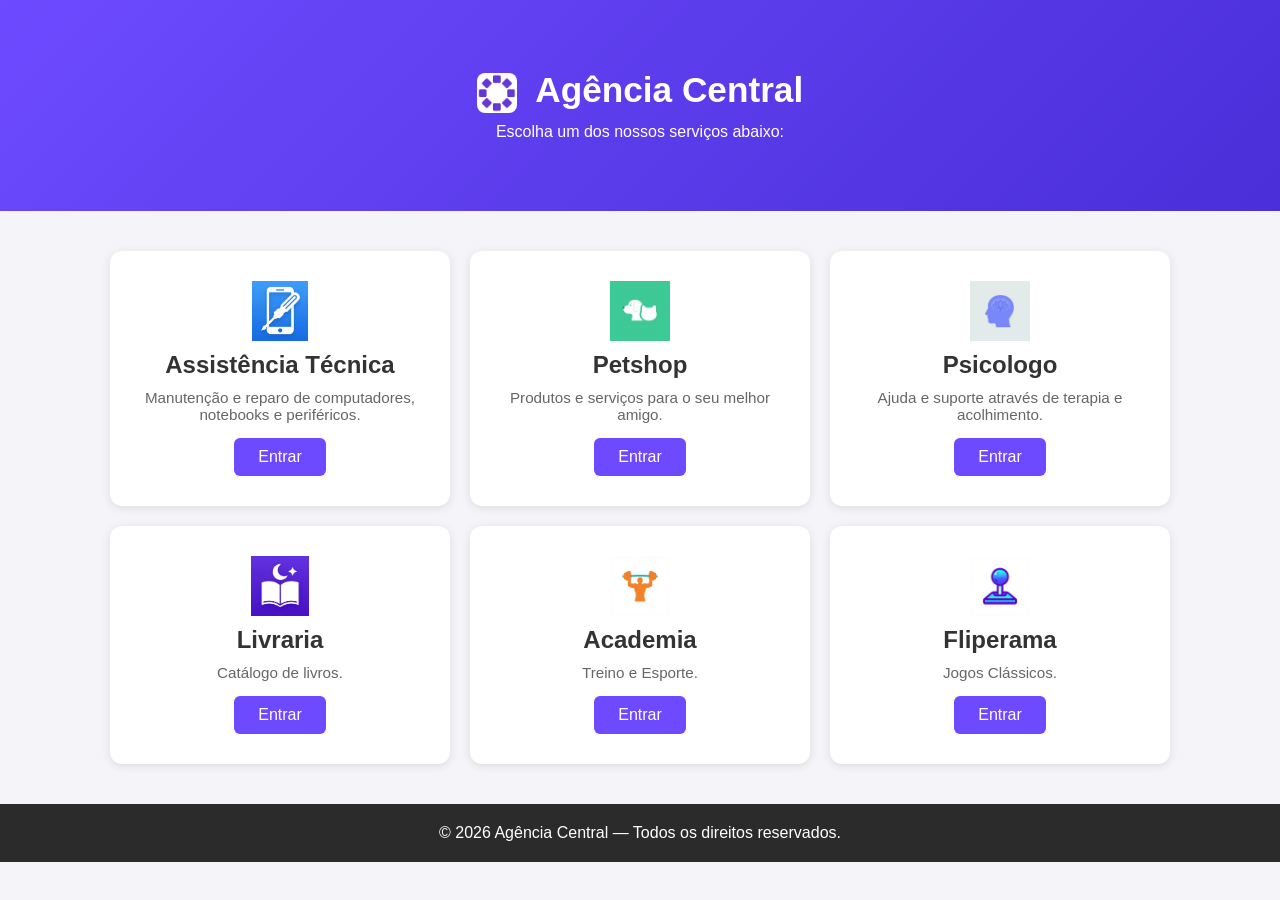
<file: index.html>
<!DOCTYPE html>
<html lang="pt-BR">
<head>
  <meta charset="UTF-8">
  <meta name="viewport" content="width=device-width, initial-scale=1.0">
  <title>Agência Central — Serviços</title>

  <!-- Favicon: ícone da agência na aba do navegador -->
  <link rel="icon" type="image/png" href="img/icone.png">

  <style>
    /* ===== ESTILO DA PÁGINA INICIAL ===== */
    * { margin: 0; padding: 0; box-sizing: border-box; }

    body {
      font-family: Arial, sans-serif;
      background: #f4f4f9;
      color: #333;
    }

    /* Cabeçalho com título da agência */
    .cabecalho {
      background: linear-gradient(135deg, #6d4aff, #4a2fd8);
      color: #fff;
      text-align: center;
      padding: 70px 20px;
    }

    .cabecalho h1 { font-size: 2.2em; margin-bottom: 10px; }

    /* Ícone da agência junto ao título do cabeçalho */
    .cabecalho h1 img {
      width: 40px;
      height: 40px;
      vertical-align: middle;
      border-radius: 8px;
      margin-right: 10px;
    }

    /* Grade de cartões dos serviços: organiza em colunas
       automaticamente e fica responsiva em telas menores */
    .grade {
      display: grid;
      grid-template-columns: repeat(auto-fit, minmax(260px, 1fr));
      gap: 20px;
      max-width: 1100px;
      margin: 40px auto;
      padding: 0 20px;
    }

    /* Cada cartão representa um serviço/página */
    .cartao {
      background: #fff;
      border-radius: 12px;
      padding: 30px 20px;
      text-align: center;
      box-shadow: 0 2px 10px rgba(0, 0, 0, 0.1);
    }

    /* Ícone dos cartões (imagem) */
    .cartao .icone {
      width: 60px;
      height: 60px;
      object-fit: contain;
      display: block;
      margin: 0 auto;
      font-size: 3em; /* mantém o tamanho caso o cartão use emoji */
    }

    .cartao h2 { margin: 10px 0; }

    .cartao p { font-size: 0.95em; color: #666; }

    /* Botão que leva à página do serviço */
    .cartao a {
      display: inline-block;
      background: #6d4aff;
      color: #fff;
      text-decoration: none;
      padding: 10px 24px;
      margin-top: 15px;
      border-radius: 6px;
      transition: background 0.3s;
    }

    .cartao a:hover { background: #4a2fd8; }

    footer {
      text-align: center;
      padding: 20px;
      background: #2b2b2b;
      color: #fff;
    }
  </style>
</head>
<body>

  <!-- Cabeçalho: apresentação da agência -->
  <header class="cabecalho">
    <h1>
      <img src="icone.png" alt="Logo Agência Central">
      Agência Central
    </h1>
    <p>Escolha um dos nossos serviços abaixo:</p>
  </header>

  <!-- Grade de serviços: cada cartão aponta para uma página separada -->
  <main>
    <section class="grade">

      <!-- Serviço 1: Assistência Técnica (projeto pronto) -->
      <div class="cartao">
        <img class="icone" src="/01-assistencia-tecnica/img/icone.png">
        <h2>Assistência Técnica</h2>
        <p>Manutenção e reparo de computadores, notebooks e periféricos.</p>
        <a href="/01-assistencia-tecnica/index.html">Entrar</a>
      </div>

      <!-- Serviço 2: Petshop (projeto pronto) -->
      <div class="cartao">
        <img class="icone" src="/02-petshop/img/icone.png">
        <h2>Petshop</h2>
        <p>Produtos e serviços para o seu melhor amigo.</p>
        <a href="/02-petshop/index.html">Entrar</a>
      </div>

      <!-- Serviço 3: Psicólogo (projeto pronto) -->
      <div class="cartao">
        <img class="icone" src="/03-psicologo/img/icone.png">
        <h2>Psicologo</h2>
        <p>Ajuda e suporte através de terapia e acolhimento.</p>
        <a href="/03-psicologo/index.html">Entrar</a>
      </div>

      <!-- Serviço 4: Livraria (projeto pronto)-->
      <div class="cartao">
        <img class="icone" src="/04-livraria/img/icone.png">
        <h2>Livraria</h2>
        <p>Catálogo de livros.</p>
        <a href="/04-livraria/index.html">Entrar</a>
      </div>

      <!-- Serviço 5: página futura -->
      <div class="cartao">
        <img class="icone" src="/05-academia/img/icone.png">
        <h2>Academia</h2>
        <p>Treino e Esporte.</p>
        <a href="/05-academia/index.html">Entrar</a>
      </div>

      <!-- Serviço 6: página futura -->
      <div class="cartao">
        <img class="icone" src="/06-fliperama/img/icone.png">
        <h2>Fliperama</h2>
        <p>Jogos Clássicos.</p>
        <a href="/06-fliperama/index.html">Entrar</a>
      </div>

    </section>
  </main>

  <footer>
    <p>&copy; 2026 Agência Central — Todos os direitos reservados.</p>
  </footer>

</body>
</html>
</file>
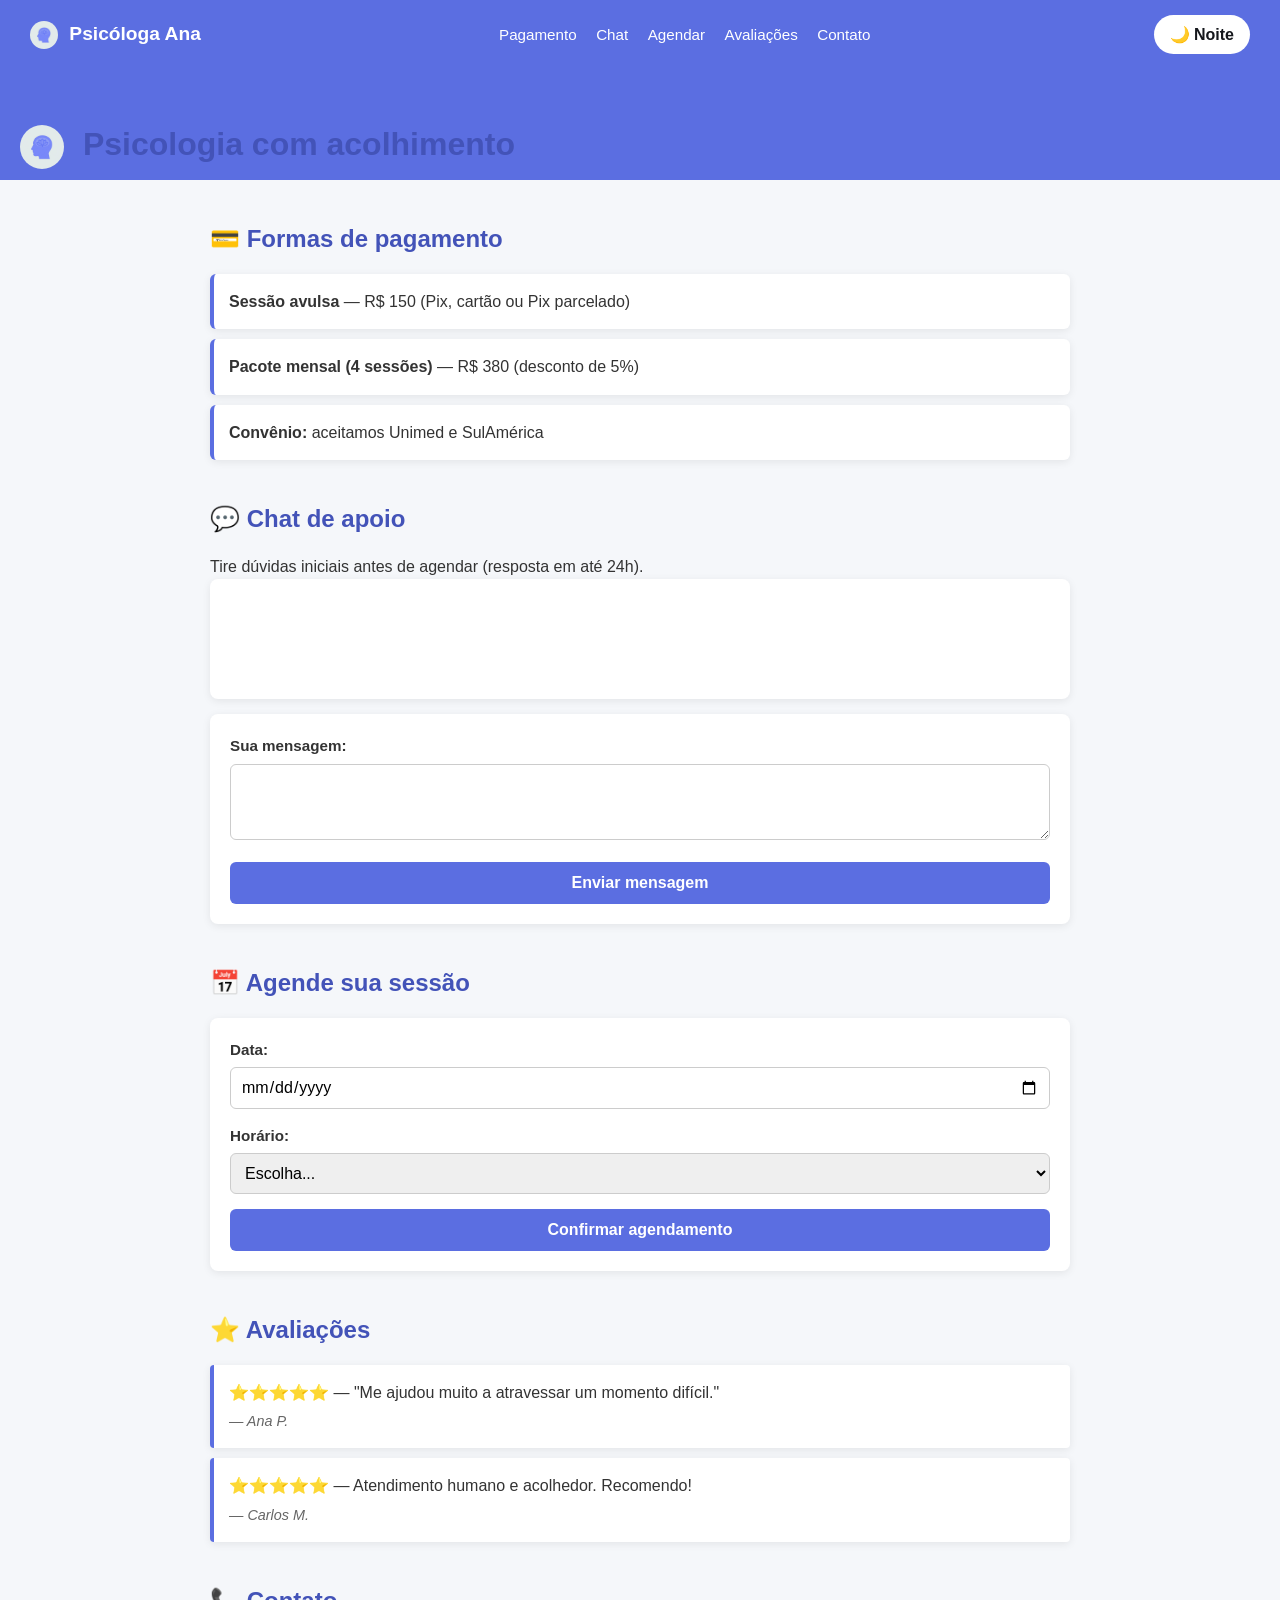
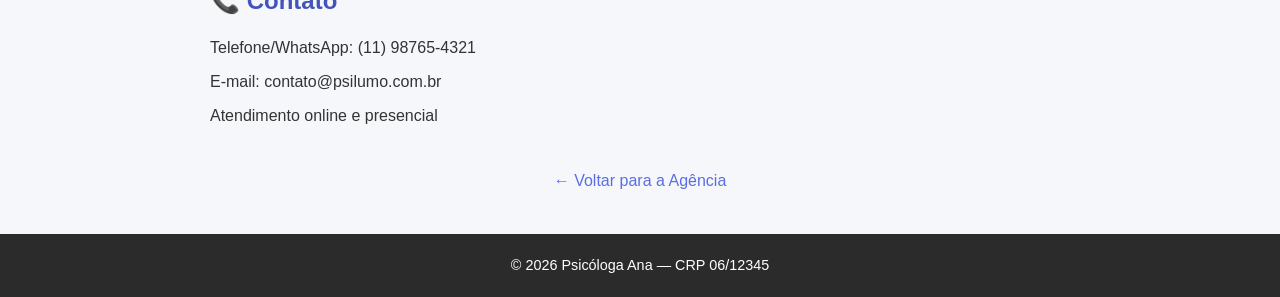
<file: 03-psicologo/index.html>
<!DOCTYPE html>
<html lang="pt-BR">
<head>
  <meta charset="UTF-8">
  <meta name="viewport" content="width=device-width, initial-scale=1.0">

  
  <!-- Favicon: ícone que aparece na aba do navegador -->
  <link rel="icon" type="image/png" href="/03-psicologo/img/icone.png">
  <link rel="shortcut icon" href="/03-psicologo/img/icone.png"> <!-- compatibilidade com navegadores antigos -->
  
  <link rel="stylesheet" href="style.css">
  <title>Psicóloga Ana Souza — Atendimento Online</title>
</head>
<body>

  <!-- Cabeçalho com navegação interna (âncoras) -->
  <header>
    <div class="logo">

  <img src="/03-psicologo/img/icone.png" alt="Logo Psicóloga Ana" class="logo-icone"> Psicóloga Ana
</div>

    <nav>
      <a href="#pagamento">Pagamento</a>
      <a href="#chatbox">Chat</a>
      <a href="#agendamento">Agendar</a>
      <a href="#avaliacoes">Avaliações</a>
      <a href="#contato">Contato</a>
    </nav>
    <button id="botao-tema">🌙 Noite</button> <!-- começa mostrando a opção oposta -->
  </header>

  <!-- Título principal -->
  <header class="hero">
    <h1>
  <img src="/03-psicologo/img/icone.png" alt="" class="titulo-icone">
  Psicologia com acolhimento
</h1>
  </header>

  <!-- SEÇÃO: PAGAMENTO -->
  <section id="pagamento">
    <h2>💳 Formas de pagamento</h2>
    <div class="plano">
      <strong>Sessão avulsa</strong> — R$ 150 (Pix, cartão ou Pix parcelado)
    </div>
    <div class="plano">
      <strong>Pacote mensal (4 sessões)</strong> — R$ 380 (desconto de 5%)
    </div>
    <div class="plano">
      <strong>Convênio:</strong> aceitamos Unimed e SulAmérica
    </div>
  </section>

  <!-- CHATBOX: área simulada de conversa -->
  <section id="chatbox">
    <h2>💬 Chat de apoio</h2>
    <p>Tire dúvidas iniciais antes de agendar (resposta em até 24h).</p>

    <!-- Área onde as bolhas de mensagem vão aparecer -->
    <div id="chat-area" class="chat-area"></div>

    <form id="form-chat">
      <label for="campo-mensagem">Sua mensagem:</label>
      <textarea id="campo-mensagem" rows="3" required></textarea>
      <button type="submit">Enviar mensagem</button>
    </form>
  </section>

  <!-- SEÇÃO: AGENDAMENTO (agora dentro de section, com h2) -->
  <section id="agendamento">
    <h2>📅 Agende sua sessão</h2>
    <form id="form-agendamento">
      <label for="campo-data">Data:</label>
      <input type="date" id="campo-data" required>

      <label for="campo-horario">Horário:</label>
      <select id="campo-horario" required>
        <option value="">Escolha...</option>
        <option>09:00</option>
        <option>10:00</option>
        <option>14:00</option>
        <option>16:00</option>
      </select>

      <button type="submit">Confirmar agendamento</button>
    </form>
    <p id="confirmacao" class="sucesso"></p>
  </section>

  <!-- SEÇÃO: AVALIAÇÕES DE CLIENTES -->
  <section id="avaliacoes">
    <h2>⭐ Avaliações</h2>
    <div class="avaliacao">
      ⭐⭐⭐⭐⭐ — "Me ajudou muito a atravessar um momento difícil."
      <em>— Ana P.</em>
    </div>
    <div class="avaliacao">
      ⭐⭐⭐⭐⭐ — Atendimento humano e acolhedor. Recomendo!
      <em>— Carlos M.</em>
    </div>
  </section>

  <!-- SEÇÃO DE CONTATO -->
  <section id="contato">
    <h2>📞 Contato</h2>
    <p>Telefone/WhatsApp: (11) 98765-4321</p>
    <p>E-mail: contato@psilumo.com.br</p>
    <p>Atendimento online e presencial</p>
  </section>

  <a href="../index.html" class="voltar">← Voltar para a Agência</a>

  <footer>
    <p>&copy; 2026 Psicóloga Ana — CRP 06/12345</p>
  </footer>

  <!-- Carrega o JS externo; substitui o script antigo,
       cujos ids não batiam com os formulários -->
  <script src="script.js"></script>

</body>
</html>
</file>
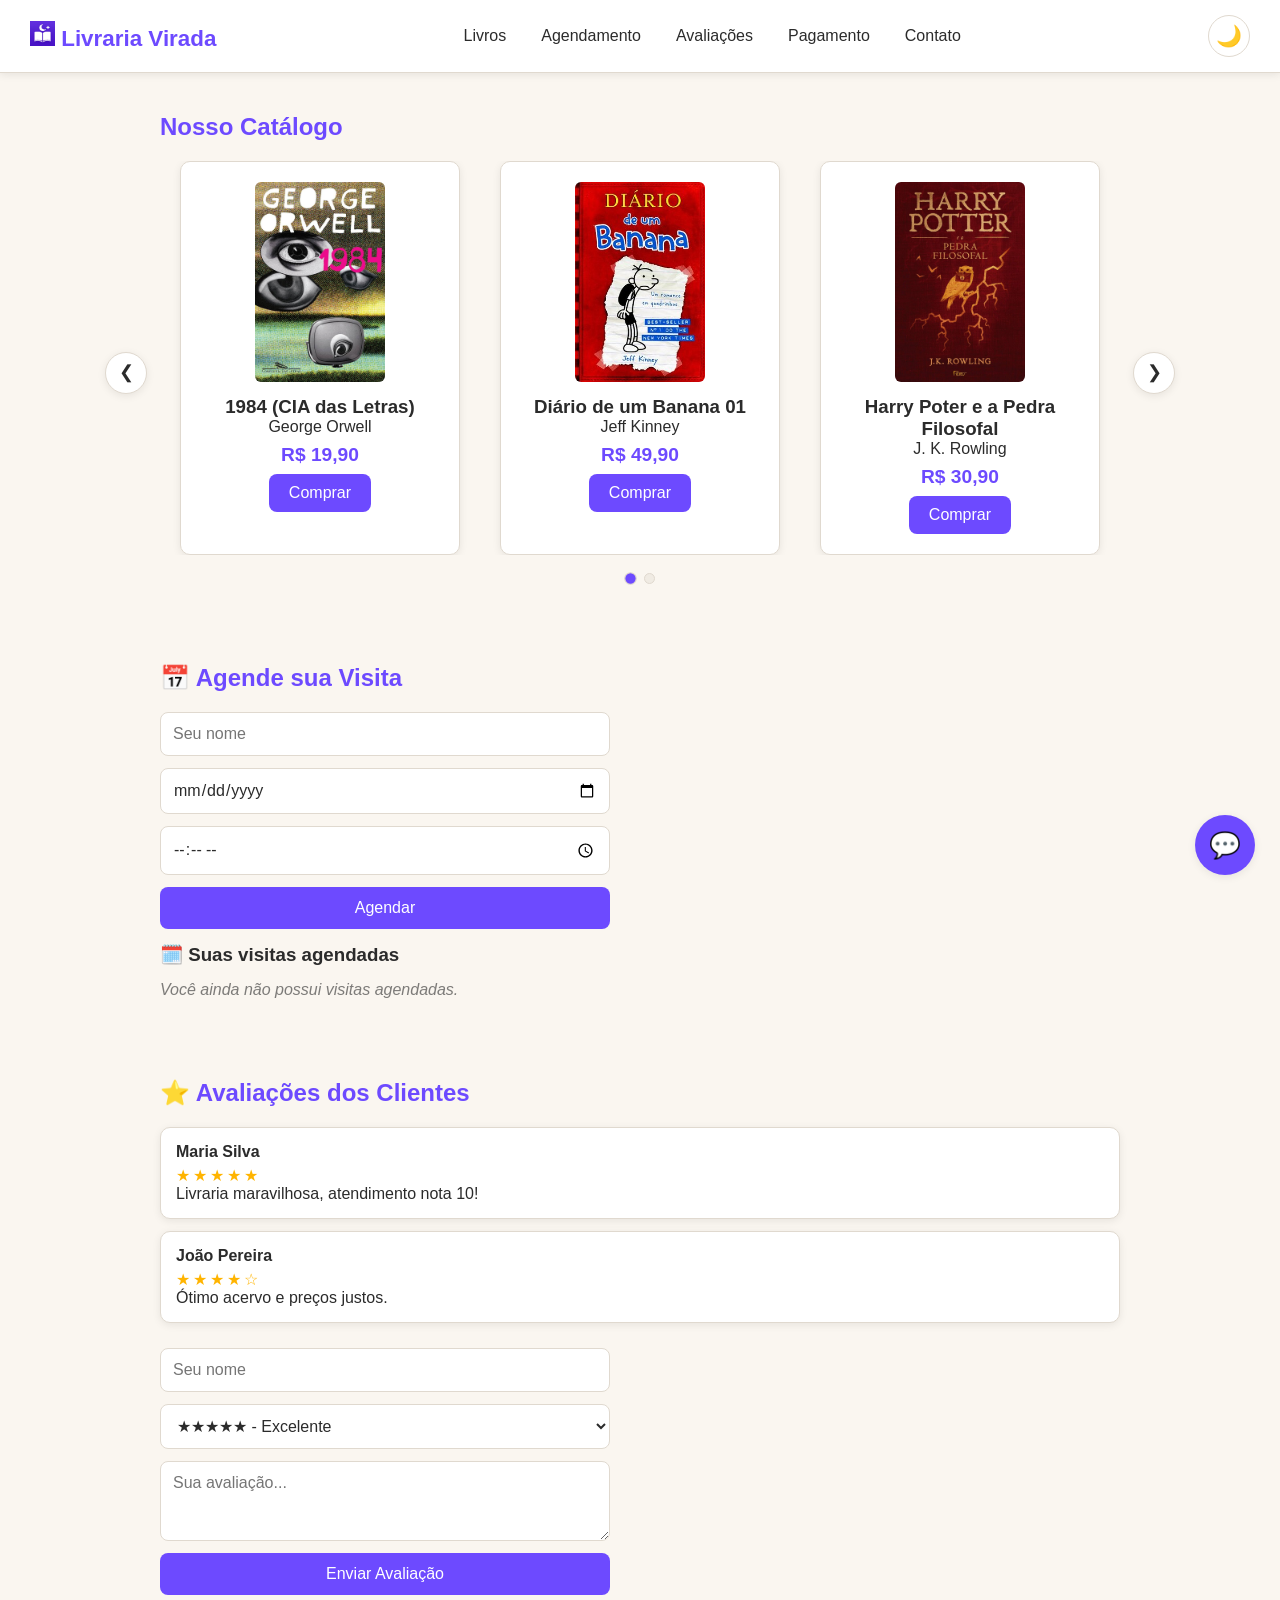
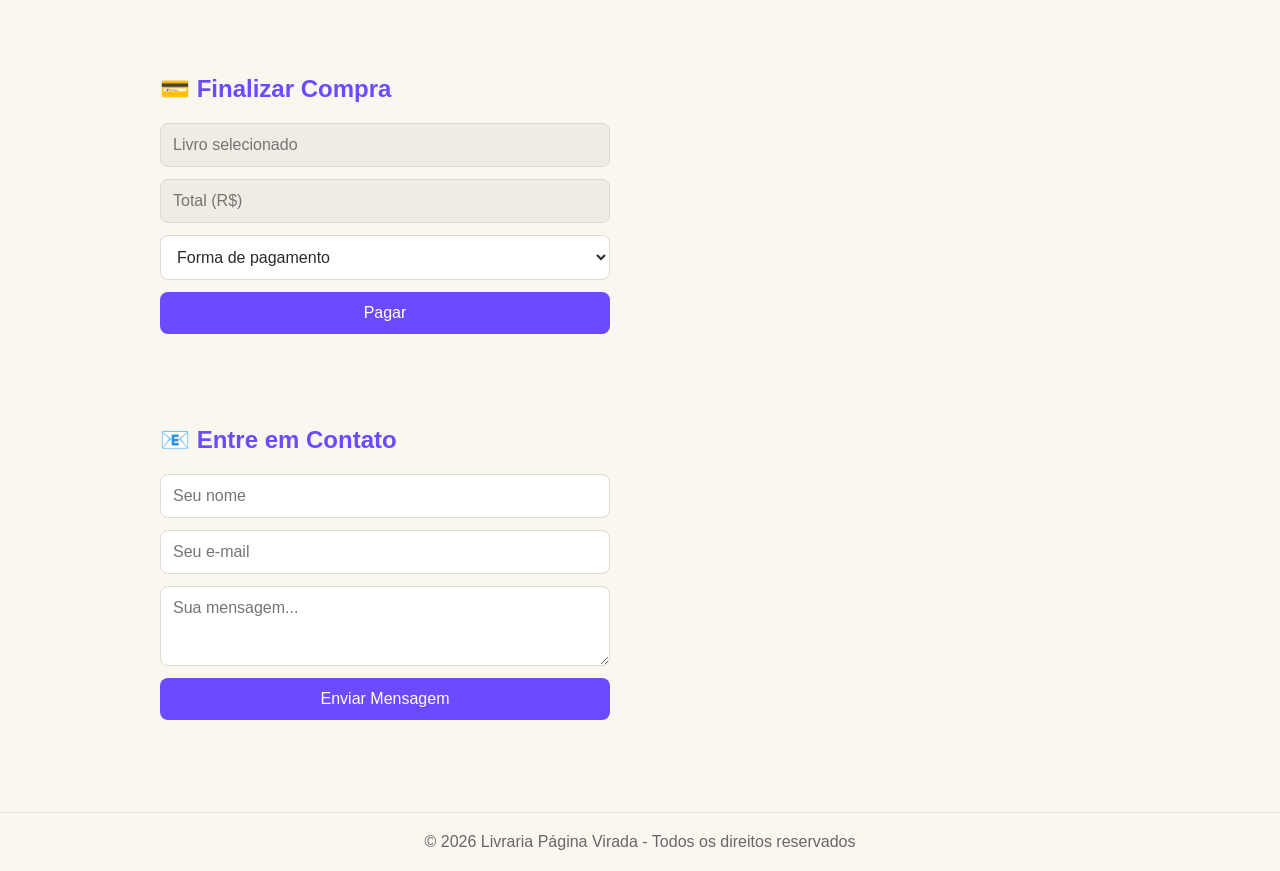
<file: 04-livraria/index.html>
<!DOCTYPE html>
<html lang="pt-BR">
<head>
  <meta charset="UTF-8">
  <meta name="viewport" content="width=device-width, initial-scale=1.0">
  <title>Livraria Página Virada</title>

  <!-- Favicon -->

    <!-- FAVICON SVG INLINE (não requer arquivo externo) -->
    <link rel="icon" type="image/svg+xml" href="img/icone.png">
    
  <link rel="stylesheet" href="style.css">
</head>
<body>

  <!-- ===== CABEÇALHO ===== -->
  <header>
    <h1>
  <img src="/04-livraria/img/icone.png" alt="Livraria Virada" width="25" height="25">
  Livraria Virada
</h1>

    <nav>
      <a href="#livros">Livros</a>
      <a href="#agendamento">Agendamento</a>
      <a href="#avaliacoes">Avaliações</a>
      <a href="#pagamento">Pagamento</a>
      <a href="#contato">Contato</a>
    </nav>
    <!-- Botão Dia/Noite -->
    <button id="btn-tema" aria-label="Alternar tema claro/escuro">🌙</button>
  </header>

  <!-- ===== CATÁLOGO DE LIVROS ===== -->
  <section id="livros">
  <h2>Nosso Catálogo</h2>

  <div class="carrossel" id="carrossel">
    <button class="carrossel-seta anterior" aria-label="Anterior">❮</button>

    <div class="carrossel-janela">
      <div class="carrossel-trilha">
        <div class="carrossel-slide">
          <div class="livro">
            <img src="/04-livraria/img/img01.jpg" alt="Capa do livro 1984">
            <h3>1984 (CIA das Letras)</h3>
            <p>George Orwell</p>
            <p class="preco">R$ 19,90</p>
            <button class="btn-comprar" data-preco="19.90" data-titulo="1984">Comprar</button>
          </div>
        </div>
        <div class="carrossel-slide">
          <div class="livro">
            <img src="/04-livraria/img/img02.jpg" alt="Capa do livro Diário de um Banana 01">
            <h3>Diário de um Banana 01</h3>
            <p>Jeff Kinney</p>
            <p class="preco">R$ 49,90</p>
            <button class="btn-comprar" data-preco="49.90" data-titulo="Diário de um Banana">Comprar</button>
          </div>
        </div>
        <div class="carrossel-slide">
          <div class="livro">
            <img src="/04-livraria/img/img03.jpg" alt="Capa do livro Harry Potter e a Pedra Filosofal">
            <h3>Harry Poter e a Pedra Filosofal</h3>
            <p>J. K. Rowling</p>
            <p class="preco">R$ 30,90</p>
            <button class="btn-comprar" data-preco="30.90" data-titulo="Harry Poter e a Pedra Filosofal">Comprar</button>
          </div>
        </div>
        <div class="carrossel-slide">
          <div class="livro">
            <img src="/04-livraria/img/img04.jpg" alt="Capa do O Último Adeus de Sherlock Holmes">
            <h3>O Último Adeus de Sherlock Holmes</h3>
            <p>Arthur Conan Doyle</p>
            <p class="preco">R$ 60,90</p>
            <button class="btn-comprar" data-preco="60.90" data-titulo="O Último Adeus de Sherlock Holmes">Comprar</button>
          </div>
        </div>
      </div>
    </div>

    <button class="carrossel-seta proximo" aria-label="Próximo">❯</button>

    <div class="carrossel-dots" id="carrossel-dots">
      <!-- Bolinhas geradas via JS -->
    </div>
  </div>
</section>

 <!-- ===== AGENDAMENTO ===== -->
<section id="agendamento">
  <h2>📅 Agende sua Visita</h2>
  <form id="form-agendamento">
    <input type="text" placeholder="Seu nome" required>
    <input type="date" required>
    <input type="time" required>
    <button type="submit">Agendar</button>
  </form>
  <p id="msg-agendamento"></p>

  <!-- Lista de agendamentos do usuário -->
  <div id="meus-agendamentos">
    <h3>🗓️ Suas visitas agendadas</h3>
    <div id="lista-agendamentos">
      <!-- Os agendamentos aparecem aqui via JS -->
    </div>
  </div>
</section>

  <!-- ===== AVALIAÇÕES ===== -->
  <section id="avaliacoes">
    <h2>⭐ Avaliações dos Clientes</h2>
    <div id="lista-avaliacoes">
      <!-- As avaliações aparecerão aqui via JS -->
    </div>
    <form id="form-avaliacao">
      <input type="text" placeholder="Seu nome" required>
      <select id="estrelas" required>
        <option value="5">★★★★★ - Excelente</option>
        <option value="4">★★★★ - Ótimo</option>
        <option value="3">★★★ - Bom</option>
        <option value="2">★★ - Regular</option>
        <option value="1">★ - Ruim</option>
      </select>
      <textarea placeholder="Sua avaliação..." required></textarea>
      <button type="submit">Enviar Avaliação</button>
    </form>
  </section>

  <!-- ===== PAGAMENTO ===== -->
  <section id="pagamento">
    <h2>💳 Finalizar Compra</h2>
    <form id="form-pagamento">
      <input type="text" id="pag-item" placeholder="Livro selecionado" readonly>
      <input type="number" id="pag-total" placeholder="Total (R$)" readonly>
      <select required>
        <option value="">Forma de pagamento</option>
        <option value="pix">PIX</option>
        <option value="cartao">Cartão de Crédito</option>
        <option value="boleto">Boleto</option>
      </select>
      <button type="submit">Pagar</button>
    </form>
    <p id="msg-pagamento"></p>
  </section>

  <!-- ===== CONTATO ===== -->
  <section id="contato">
    <h2>📧 Entre em Contato</h2>
    <form id="form-contato">
      <input type="text" placeholder="Seu nome" required>
      <input type="email" placeholder="Seu e-mail" required>
      <textarea placeholder="Sua mensagem..." required></textarea>
      <button type="submit">Enviar Mensagem</button>
    </form>
    <p id="msg-contato"></p>
  </section>

  <!-- ===== CHATBOX ===== -->
  <div id="chatbox">
    <div id="chat-header">
      <span>💬 Atendimento</span>
      <button id="btn-fechar-chat">✖</button>
    </div>
    <div id="chat-mensagens">
      <!-- Mensagens aparecem aqui -->
    </div>
    <form id="form-chat">
      <input type="text" id="chat-input" placeholder="Digite sua mensagem...">
      <button type="submit">➤</button>
    </form>
  </div>

  <!-- Botão flutuante para abrir o chat -->
  <button id="btn-abrir-chat">💬</button>

  <footer>
    <p>© 2026 Livraria Página Virada - Todos os direitos reservados</p>
  </footer>

  <script src="script.js"></script>
</body>
</html>
</file>
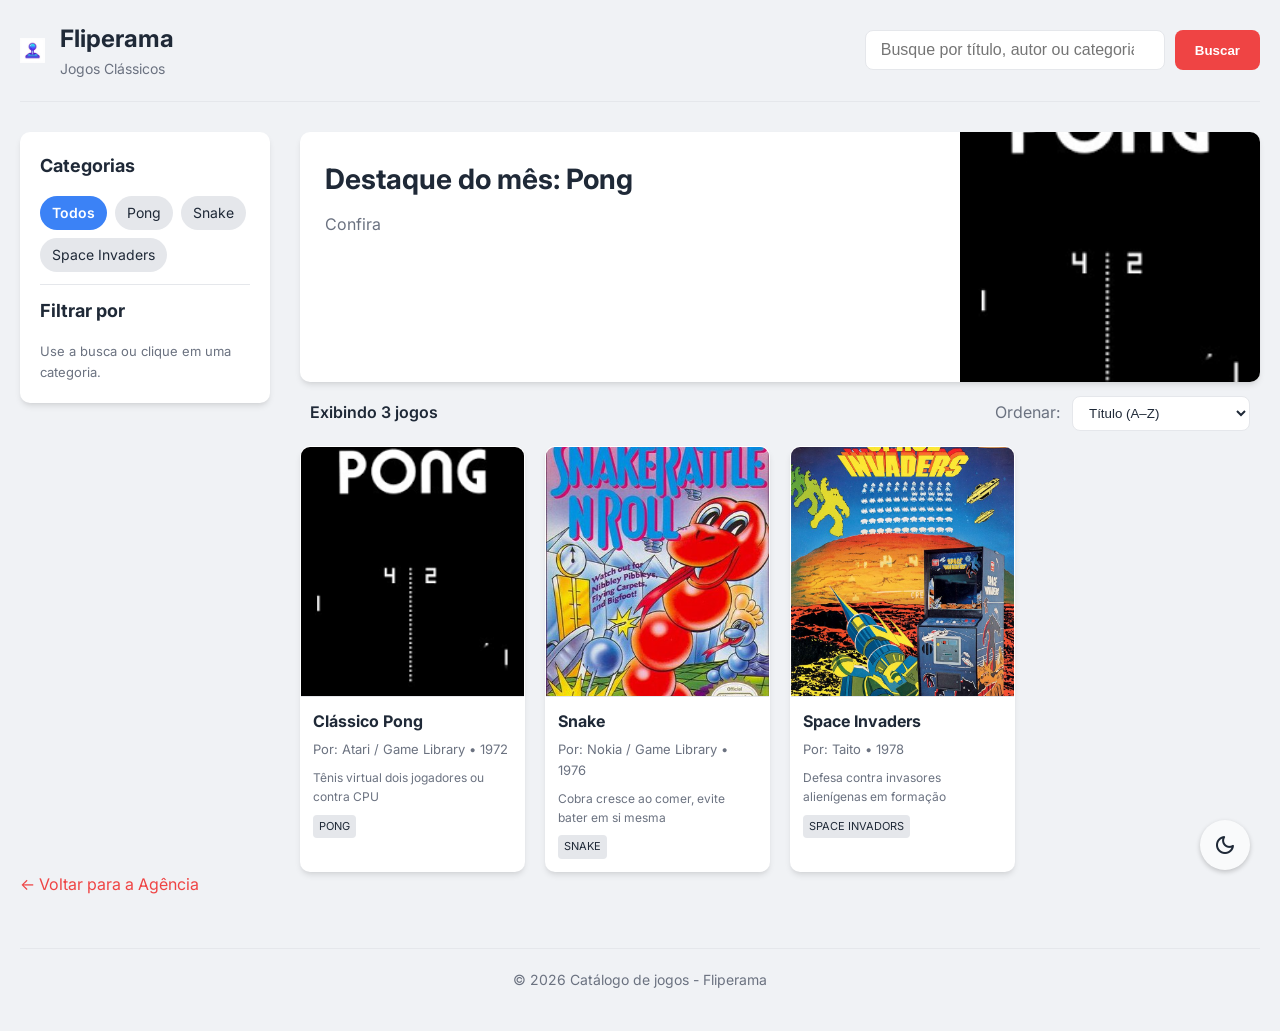
<file: 06-fliperama/index.html>
<!DOCTYPE html>
<html lang="pt-BR">
<head>
    <meta charset="utf-8" />
    <meta name="viewport" content="width=device-width, initial-scale=1.0" />
    <title>Fliperama</title>
    
    <link href="https://fonts.googleapis.com/css2?family=Inter:wght@300;400;600;700;800&display=swap" rel="stylesheet">
    
    <link rel="stylesheet" href="https://fonts.googleapis.com/css2?family=Material+Symbols+Rounded:opsz,wght,FILL,GRAD@20..48,100..700,0..1,-50..200" />
    
    <link rel="stylesheet" href="style.css">

    <link rel="icon" type="image/png" href="./img/icone.png">

</head>
<body data-theme="dark"> 
    
    <div id="theme-switch-container">
        <button id="theme-switch-btn" aria-label="Trocar tema claro/escuro">
            <span class="material-symbols-rounded" id="theme-icon">
                dark_mode
            </span>
        </button>
    </div>

    <div class="container" id="app">
        <header>
            
            <a href="index.html" style="color: inherit; text-decoration: none;">
                <div class="brand">
                    <img src="/06-fliperama/img/icone.png" alt="Fliperama" width="25" height="25">

                    <div>
                        <h1>Fliperama</h1>
                        <p>Jogos Clássicos</p>
                    </div>
                </div>
            </a>

            <div class="searchbar" role="search">
                <input id="searchInput" type="search" placeholder="Busque por título, autor ou categoria..."/>
                <button id="searchBtn">Buscar</button>
            </div>
        </header>

        <div class="top">
            <aside class="filters">
                <h2>Categorias</h2>
                <div class="category-list" id="categoryList">
                    <div class="chip active" data-cat="todos">Todos</div>
                    <div class="chip" data-cat="pong">Pong</div>
                    <div class="chip" data-cat="snake">Snake</div>
                    <div class="chip" data-cat="space-invaders">Space Invaders</div>
                    </div>

                <div style="margin:12px 0;border-top:1px solid var(--border-color)"></div>
                <div>
                    <h2>Filtrar por</h2>
                    <p style="color:var(--text-muted);font-size:13px;margin:6px 0 0">Use a busca ou clique em uma categoria.</p>
                </div>
            </aside>

            <main>
                <section class="featured">
                    <div class="info">
                        <h3>Destaque do mês: Pong</h3>
                        <p>Confira</p>
                    </div>
                    <img src="/06-fliperama/img/pong.png" alt="Pong"/>
                    
                </section>

                <div class="controls" style="margin-top:14px">
                    <div class="left" id="resultCount">Exibindo 0 jogos</div>
                    <div class="right">
                        <label for="sortSelect" style="color:var(--text-muted);margin-right:8px">Ordenar:</label>
                        <select id="sortSelect">
                            <option value="title">Título (A–Z)</option>
                            <option value="author">Autor/Desenvolvedora</option>
                        </select>
                    </div>
                </div>

                <section style="margin-top:12px">
                    
                    <div class="grid" id="booksGrid" aria-live="polite">
                        </div>
                </section>
            </main>
        </div>

        <a href="../index.html" class="voltar">← Voltar para a Agência</a>

        <footer>
            © <span id="year"></span> Catálogo de jogos - Fliperama
        </footer>
    </div>

    <script src="script.js"></script>
</body>
</html>
</file>
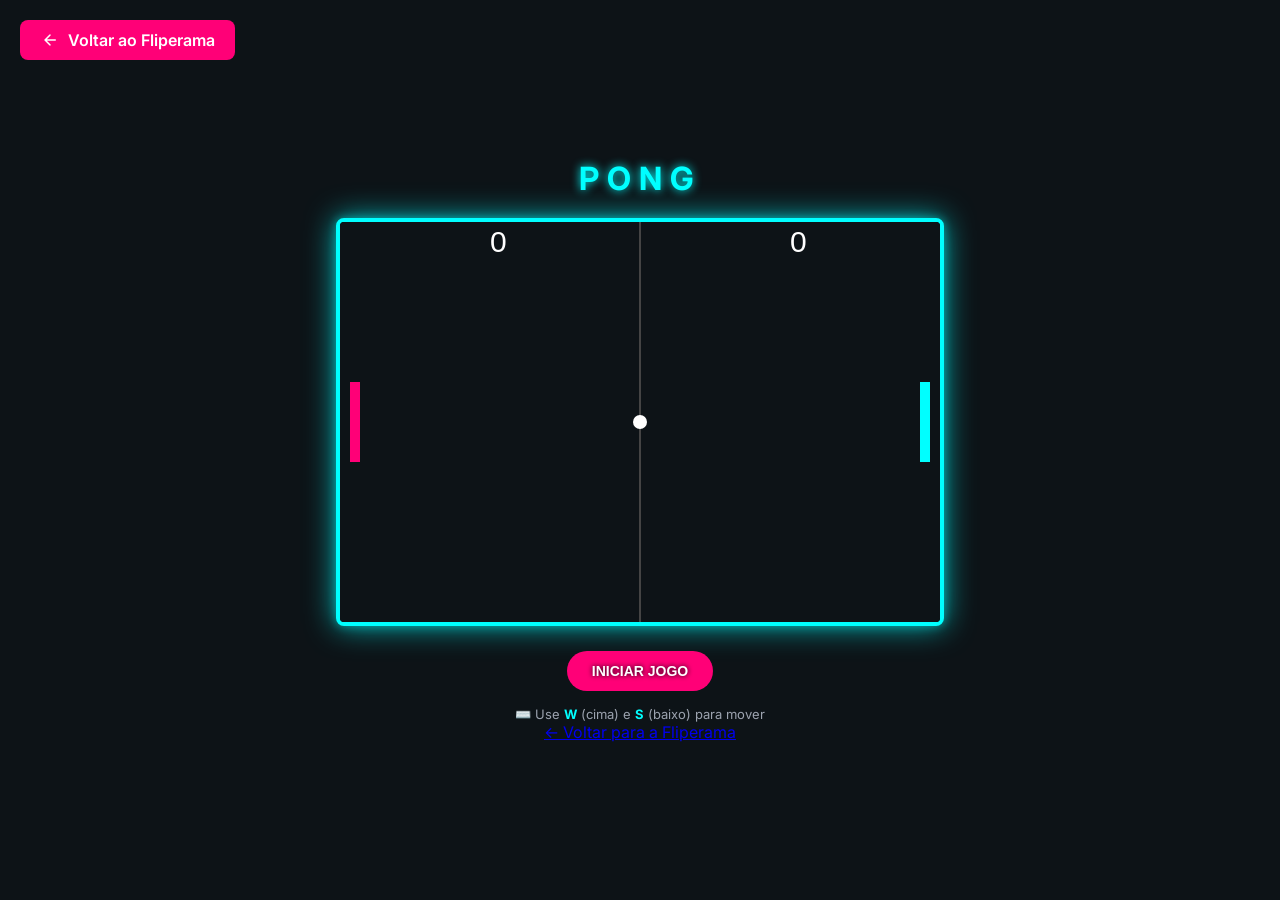
<file: 06-fliperama/pong/index.html>
<!DOCTYPE html>
<html lang="pt-BR">
<head>
    <meta charset="UTF-8">
    <meta name="viewport" content="width=device-width, initial-scale=1.0">
    <title>Pong - Fliperama</title>
    
    <!-- Fontes -->
    <link href="https://fonts.googleapis.com/css2?family=Inter:wght@400;600;700&display=swap" rel="stylesheet">
    <link rel="stylesheet" href="https://fonts.googleapis.com/css2?family=Material+Symbols+Rounded:opsz,wght,FILL,GRAD@20..48,100..700,0..1,-50..200" />
    
    <!-- CSS do jogo (separado do catálogo) -->
    <link rel="stylesheet" href="style.css">
    
    <!-- Favicon -->
    <link rel="icon" type="image/png" href="../img/icone.png">
</head>
<body>
    
    <!-- Botão Voltar ao Catálogo -->
    <a href="../index.html" class="back-btn">
        <span class="material-symbols-rounded">arrow_back</span>
        Voltar ao Fliperama
    </a>
    
    <h1>PONG</h1>
    
    <canvas id="pongCanvas" width="600" height="400"></canvas>
    
    <button id="startResetButton">INICIAR JOGO</button>
    
    <!-- Instruções -->
    <div class="instructions">
        <p>⌨️ Use <strong>W</strong> (cima) e <strong>S</strong> (baixo) para mover</p>
    </div>

    <a href="../index.html" class="voltar">← Voltar para a Fliperama</a>
    
    <script src="script.js"></script>
</body>
</html>
</file>
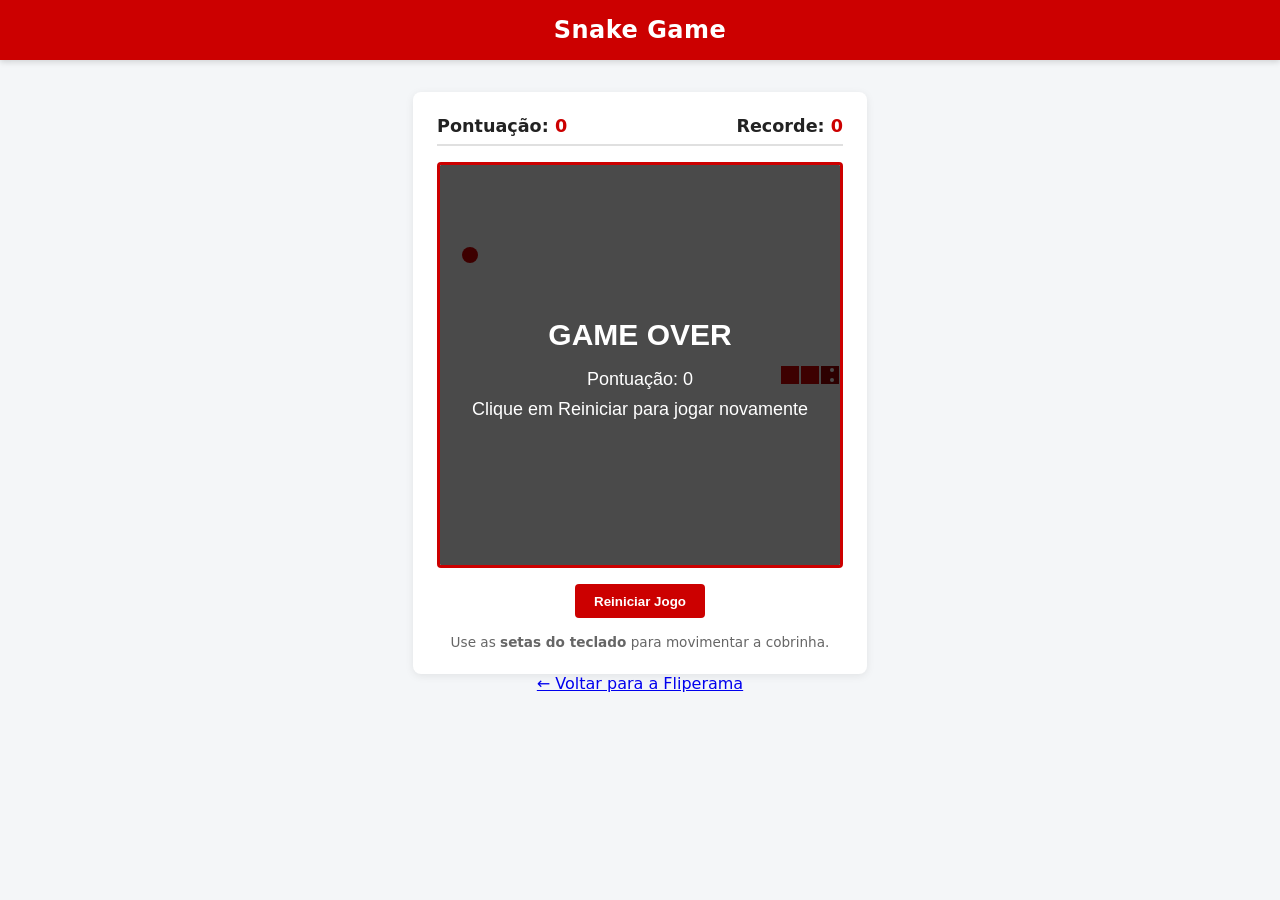
<file: 06-fliperama/snake/index.html>
<!DOCTYPE html>
<html lang="pt-BR">
<head>
  <meta charset="UTF-8">
  <meta name="viewport" content="width=device-width, initial-scale=1.0">
  <title>Snake Game</title>
  <!-- Link para o arquivo CSS -->
  <link rel="stylesheet" href="style.css">

  <!-- Favicon -->
    <link rel="icon" type="image/png" href="../img/icone.png">
    
</head>
<body>

  <header>
    <h1>Snake Game</h1>
  </header>

  <div class="game-container">
    <!-- Placar do jogo -->
    <div class="score-board">
      <div>Pontuação: <span id="score">0</span></div>
      <div>Recorde: <span id="high-score">0</span></div>
    </div>

    <!-- Canvas onde o jogo será desenhado -->
    <canvas id="snakeGame" width="400" height="400"></canvas>

    <!-- Botão para reiniciar -->
    <button id="restart-btn" class="btn-restart">Reiniciar Jogo</button>
    
    <!-- Instruções de controle -->
    <div class="controls-hint">
      Use as <strong>setas do teclado</strong> para movimentar a cobrinha.
    </div>
  </div>

  <a href="../index.html" class="voltar">← Voltar para a Fliperama</a>

  <!-- Link para o arquivo JavaScript - deve estar no final do body -->
  <script src="script.js"></script>
</body>
</html>
</file>
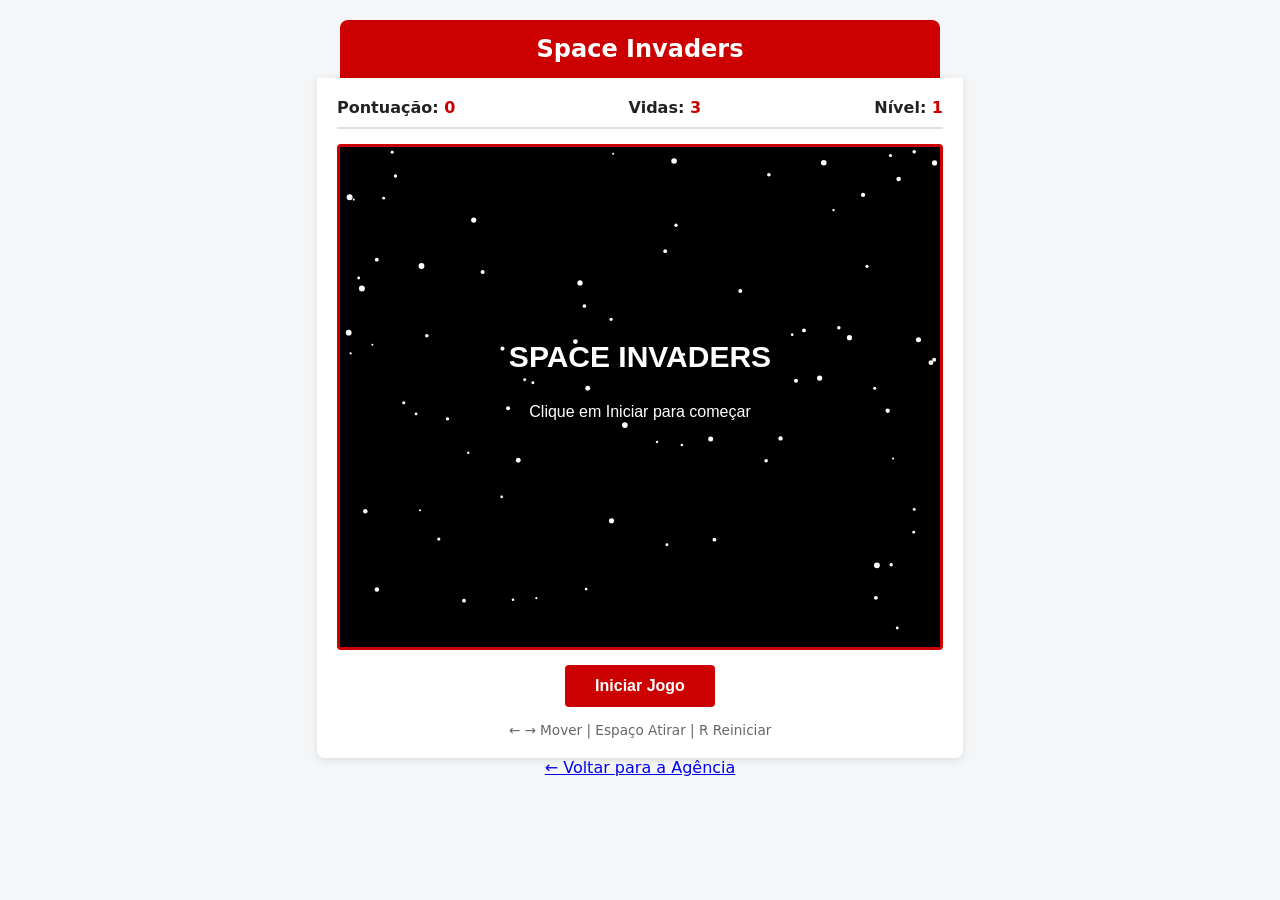
<file: 06-fliperama/space-invaders/index.html>
<!DOCTYPE html>
<html lang="pt-BR">
<head>
  <meta charset="UTF-8">
  <meta name="viewport" content="width=device-width, initial-scale=1.0">
  <title>Space Invaders</title>
  <link rel="stylesheet" href="style.css">

  <!-- Favicon -->
    <link rel="icon" type="image/png" href="../img/icone.png">
    
</head>
<body>

  <header>
    <h1>Space Invaders</h1>
  </header>

  <div class="game-container">
    <div class="score-board">
      <div>Pontuação: <span id="score">0</span></div>
      <div>Vidas: <span id="lives">3</span></div>
      <div>Nível: <span id="level">1</span></div>
    </div>

    <canvas id="spaceInvaders" width="600" height="500"></canvas>

    <button id="start-btn" class="btn-start">Iniciar Jogo</button>
    
    <div class="controls-hint">
      ← → Mover | Espaço Atirar | R Reiniciar
    </div>
  </div>

  <a href="../index.html" class="voltar">← Voltar para a Agência</a>

  <script src="script.js"></script>
</body>
</html>
</file>
<file: 03-psicologo/style.css>
/* ============================================================
   STYLE.CSS — Página da Psicóloga
   Organização: geral → header → seções → formulários →
   avaliações → botão WhatsApp → rodapé → responsivo
   ============================================================ */

/* ===== VARIÁVEIS DE COR (mudar aqui altera o site todo) ===== */
:root {
  --cor-principal: #5b6ee1;   /* azul-lavanda: botões, títulos, destaques */
  --cor-principal-escura: #4353b8; /* usado em títulos e hover */
  --cor-fundo: #f5f7fa;       /* fundo geral da página */
  --cor-card: #ffffff;        /* fundo dos cartões/formulários */
  --cor-texto: #333333;       /* texto padrão */
  --cor-texto-suave: #666666; /* textos secundários */
  --cor-sucesso: #2e7d32;     /* mensagem de confirmação */
  --cor-whatsapp: #25d366;    /* verde oficial do WhatsApp */
  --sombra: 0 2px 8px rgba(0, 0, 0, 0.08);
}

/* ===== RESET E BASE ===== */
* {
  margin: 0;
  padding: 0;
  box-sizing: border-box; /* inclui bordas no cálculo de largura */
}

body {
  font-family: Arial, sans-serif;
  background: var(--cor-fundo);
  color: var(--cor-texto);
  line-height: 1.6;
}

/* ===== CABEÇALHO FIXO ===== */
header {
  background: var(--cor-principal);
  color: #fff;
  padding: 15px 30px;
  display: flex;                  /* logo à esquerda, menu à direita */
  justify-content: space-between;
  align-items: center;
  position: sticky;               /* fixa no topo ao rolar */
  top: 0;
  z-index: 100;                   /* fica acima dos outros elementos */
}

header .logo {
  font-weight: bold;
  font-size: 1.2em;
}

header nav a {
  color: #fff;
  text-decoration: none;
  margin-left: 15px;
  font-size: 0.95em;
  transition: opacity 0.2s;       /* efeito suave ao passar o mouse */
}

header nav a:hover {
  opacity: 0.75;                  /* clareia o link no hover */
}

/* ===== TÍTULO PRINCIPAL (Hero) ===== */
.hero {
  text-align: center;
  padding: 50px 20px 10px;
}

.hero h1 {
  font-size: 2em;
  color: var(--cor-principal-escura);
}

.hero p {
  color: var(--cor-texto-suave, #777);
  max-width: 600px;
  margin: 10px auto 0;
}

/* ===== SEÇÕES DE CONTEÚDO ===== */
section {
  max-width: 900px;   /* limita a largura para facilitar a leitura */
  margin: 40px auto;
  padding: 0 20px;
}

section h2 {
  color: var(--cor-principal-escura);
  margin-bottom: 15px;
}

/* ===== SEÇÃO PAGAMENTO (cartões de planos) ===== */
.plano {
  background: var(--cor-card);
  border-left: 4px solid var(--cor-principal); /* barra lateral colorida */
  padding: 15px;
  margin-bottom: 10px;
  border-radius: 6px;
  box-shadow: var(--sombra);
}

/* ===== FORMULÁRIOS (chat e agendamento) ===== */
form {
  background: var(--cor-card);
  padding: 20px;
  border-radius: 8px;
  box-shadow: var(--sombra);
}

/* Rótulos dos campos */
label {
  display: block;
  margin-bottom: 5px;
  font-weight: bold;
  font-size: 0.95em;
}

/* Campos de digitação e seleção */
input,
select,
textarea {
  width: 100%;
  padding: 10px;
  margin-bottom: 15px;
  border: 1px solid #ccc;
  border-radius: 6px;
  font-family: inherit; /* herda a fonte da página */
  font-size: 1em;
}

/* Destaque quando o usuário clica no campo */
input:focus,
select:focus,
textarea:focus {
  outline: 2px solid var(--cor-principal);
  border-color: var(--cor-principal);
}

/* Botões de envio */
button {
  background: var(--cor-principal);
  color: #fff;
  border: none;
  padding: 12px 20px;
  border-radius: 6px;
  cursor: pointer;
  width: 100%;
  font-size: 1em;
  font-weight: bold;
  transition: background 0.3s;
}

button:hover {
  background: var(--cor-principal-escura); /* escurece no hover */
}

/* Mensagem de confirmação (agendamento e chat) */
.sucesso {
  color: var(--cor-sucesso);
  font-weight: bold;
  margin-top: 10px;
  text-align: center;
}

/* ===== SEÇÃO AVALIAÇÕES ===== */
.avaliacao {
  background: var(--cor-card);
  padding: 15px;
  margin-bottom: 10px;
  border-left: 4px solid var(--cor-principal);
  border-radius: 4px;
  box-shadow: var(--sombra);
}

.avaliacao em {
  display: block;          /* nome do cliente em linha própria */
  margin-top: 5px;
  color: var(--cor-texto-suave);
  font-size: 0.9em;
}

/* ===== SEÇÃO CONTATO ===== */
#contato p {
  margin-bottom: 8px;
}

#contato a {
  color: var(--cor-principal);
  text-decoration: none;
  font-weight: bold;
}

#contato a:hover {
  text-decoration: underline;
}

/* ===== BOTÃO FLUTUANTE DE WHATSAPP ===== */
.whatsapp {
  position: fixed;         /* acompanha a rolagem da página */
  bottom: 20px;
  right: 20px;
  background: var(--cor-whatsapp);
  color: #fff;
  padding: 12px 18px;
  border-radius: 999px;    /* formato de pílula */
  text-decoration: none;
  font-weight: bold;
  box-shadow: 0 2px 8px rgba(0, 0, 0, 0.25);
  transition: transform 0.2s;
}

.whatsapp:hover {
  transform: scale(1.05);  /* leve aumento ao passar o mouse */
}

/* Link de volta para a agência */
.voltar {
  display: block;
  text-align: center;
  margin: 30px auto;
  color: var(--cor-principal);
  text-decoration: none;
}

.voltar:hover {
  text-decoration: underline;
}

/* ===== RODAPÉ ===== */
footer {
  background: #2b2b2b;
  color: #fff;
  text-align: center;
  padding: 20px;
  margin-top: 40px;
  font-size: 0.9em;
}

/* ============================================================
   RESPONSIVO — ajustes para telas pequenas (celular)
   ============================================================ */
@media (max-width: 600px) {

  /* Empilha a logo e o menu verticalmente */
  header {
    flex-direction: column;
    gap: 10px;
    text-align: center;
  }

  header nav a {
    margin: 0 8px; /* reduz espaçamento entre links */
  }

  .hero h1 {
    font-size: 1.6em; /* título menor no celular */
  }
}

/* ===== CHATBOX (balões de conversa) ===== */
#chat-area {
  background: #fff;
  border-radius: 8px;
  padding: 15px;
  min-height: 120px;      /* altura mínima visível antes da 1ª mensagem */
  max-height: 300px;
  overflow-y: auto;       /* barra de rolagem quando encher */
  margin-bottom: 15px;
  box-shadow: var(--sombra);
}

.chat-bolha {
  padding: 10px 14px;
  border-radius: 12px;
  margin-bottom: 8px;
  max-width: 80%;
  font-size: 0.95em;
}

.chat-bolha.usuario {
  background: var(--cor-principal); /* mensagem do usuário: azul */
  color: #fff;
  margin-left: auto;                /* alinha à direita */
}

.chat-bolha.resposta {
  background: #e8ebfa;              /* resposta automática: cinza-azulado */
  color: var(--cor-texto);
}

/* ===== ÍCONES SUBSTITUINDO EMOJIS ===== */

/* Ícone da logo (menor, alinhado com o texto) */
.logo-icone {
  width: 28px;
  height: 28px;
  vertical-align: middle;  /* centraliza verticalmente com o texto */
  border-radius: 50%;      /* deixa o ícone redondinho */
  margin-right: 6px;       /* espaço entre ícone e texto */
}

/* Ícone do título principal (proporcional ao h1) */
.titulo-icone {
  width: 44px;
  height: 44px;
  vertical-align: middle;
  border-radius: 50%;
  margin-right: 10px;
}

/* ===== TEMA NOITE (escuro) ===== */
:root {
  --cor-texto-titulo: #4353b8; /* cor dos títulos no modo dia */
}

/* No modo dia, os elementos usam as cores padrão já definidas.
   Quando o botão ativa o modo noite, trocamos as cores principais: */
body.modo-noite {
  --cor-fundo: #15151d;      /* fundo geral: cinza-escuro */
  --cor-card: #232733;       /* cartões e formulários: grafite */
  --cor-texto: #e8e8e8;      /* texto claro sobre fundo escuro */
  --cor-principal-escura: #b8aaff; /* títulos em tom mais claro p/ contraste */
}

/* Ajustes finos que precisam de cor diferente do padrão */
body.modo-noite section h2 { color: #b9a8ff; }        /* títulos de seção claros */
body.modo-noite .sucesso { color: #6fd66d; }          /* mensagem de confirmação */
body.modo-noite textarea,
body.modo-noite input,
body.modo-noite select {
  color: #fff;              /* texto digitado fica claro */
  background: #1a1d27;      /* fundo dos campos escuro */
}

/* ===== BOTÃO DE TEMA (dia/noite) ===== */
#botao-tema {
  width: auto;             /* sobrescreve o width:100% dos botões */
  background: #ffffff;
  color: #15171c;
  border-radius: 999px;
  width: auto;
  padding: 10px 16px;
  font-weight: bold;
  transition: transform 0.2s;
}
#botao-tema:hover { transform: scale(1.05); }
</file>
<file: 04-livraria/style.css>
/* ===== VARIÁVEIS DOS TEMAS ===== */
:root {
  --cor-fundo: #faf6f0;
  --cor-texto: #2b2b2b;
  --cor-primaria: #6d4aff;
  --cor-card: #ffffff;
  --cor-borda: #e0d9cf;
  --cor-hover: #f0ebe3;
  --sombra: 0 2px 8px rgba(0, 0, 0, 0.08);
}

/* Tema escuro (ativado pelo JS adicionando a classe 'dark' no body) */
body.dark {
  --cor-fundo: #1a1a2e;
  --cor-texto: #eaeaea;
  --cor-primaria: #9b7dff;
  --cor-card: #24243e;
  --cor-borda: #3a3a55;
  --cor-hover: #2a2a45;
  --sombra: 0 2px 8px rgba(0, 0, 0, 0.4);
}

/* ===== RESET E BASE ===== */
* {
  margin: 0;
  padding: 0;
  box-sizing: border-box;
}

body {
  font-family: 'Segoe UI', Arial, sans-serif;
  background-color: var(--cor-fundo);
  color: var(--cor-texto);
  transition: background-color 0.3s, color 0.3s;
}

section {
  max-width: 1000px;
  margin: 0 auto;
  padding: 40px 20px;
}

h2 {
  color: var(--cor-primaria);
  margin-bottom: 20px;
}

/* ===== CABEÇALHO ===== */
header {
  display: flex;
  align-items: center;
  justify-content: space-between;
  flex-wrap: wrap;
  gap: 15px;
  padding: 15px 30px;
  background-color: var(--cor-card);
  border-bottom: 1px solid var(--cor-borda);
  box-shadow: var(--sombra);
  position: sticky;
  top: 0;
  z-index: 100;
}

header h1 {
  font-size: 1.4rem;
  color: var(--cor-primaria);
}

nav {
  display: flex;
  gap: 15px;
  flex-wrap: wrap;
}

nav a {
  text-decoration: none;
  color: var(--cor-texto);
  font-weight: 500;
  padding: 6px 10px;
  border-radius: 6px;
  transition: background 0.2s;
}

nav a:hover {
  background-color: var(--cor-hover);
}

/* Botão dia/noite */
#btn-tema {
  background: none;
  border: 1px solid var(--cor-borda);
  border-radius: 50%;
  font-size: 1.3rem;
  width: 42px;
  height: 42px;
  cursor: pointer;
  transition: transform 0.2s, border-color 0.2s;
}

#btn-tema:hover {
  transform: scale(1.1);
}

/* ===== CATÁLOGO ===== */
.catalogo {
  display: grid;
  grid-template-columns: repeat(auto-fit, minmax(220px, 1fr));
  gap: 25px;
}

.livro {
  background-color: var(--cor-card);
  border: 1px solid var(--cor-borda);
  border-radius: 10px;
  padding: 20px;
  text-align: center;
  box-shadow: var(--sombra);
  transition: transform 0.2s;
}

.livro:hover {
  transform: translateY(-4px);
}

.livro img {
  width: 130px;
  height: 200px;
  object-fit: cover;
  border-radius: 6px;
  margin-bottom: 10px;
}

.livro .preco {
  font-weight: bold;
  color: var(--cor-primaria);
  font-size: 1.2rem;
  margin: 8px 0;
}

.btn-comprar {
  background-color: var(--cor-primaria);
  color: #ffffff;
  border: none;
  border-radius: 8px;
  padding: 10px 20px;
  font-size: 1rem;
  cursor: pointer;
  transition: opacity 0.2s;
}

.btn-comprar:hover {
  opacity: 0.85;
}

/* ===== FORMULÁRIOS GERAIS ===== */
form {
  display: flex;
  flex-direction: column;
  gap: 12px;
  max-width: 450px;
}

input,
select,
textarea {
  padding: 12px;
  border: 1px solid var(--cor-borda);
  border-radius: 8px;
  font-size: 1rem;
  font-family: inherit;
  background-color: var(--cor-card);
  color: var(--cor-texto);
}

textarea {
  resize: vertical;
  min-height: 80px;
}

button[type="submit"],
form button {
  background-color: var(--cor-primaria);
  color: #ffffff;
  border: none;
  border-radius: 8px;
  padding: 12px;
  font-size: 1rem;
  cursor: pointer;
  transition: opacity 0.2s;
}

button[type="submit"]:hover {
  opacity: 0.85;
}

/* Mensagens de feedback */
#msg-agendamento,
#msg-pagamento,
#msg-contato {
  margin-top: 12px;
  font-weight: bold;
  color: var(--cor-primaria);
}

/* ===== AVALIAÇÕES ===== */
.avaliacao {
  background-color: var(--cor-card);
  border: 1px solid var(--cor-borda);
  border-radius: 10px;
  padding: 15px;
  margin-bottom: 12px;
  box-shadow: var(--sombra);
}

.avaliacao .estrelas {
  color: #ffb400;
  letter-spacing: 3px;
}

.avaliacao .autor {
  font-weight: bold;
  margin-bottom: 5px;
}

#form-avaliacao {
  margin-top: 25px;
}

/* ===== PAGAMENTO ===== */
#pagamento input[readonly] {
  background-color: var(--cor-hover);
  cursor: not-allowed;
}

/* ===== CHATBOX ===== */
#chatbox {
  position: fixed;
  bottom: 90px;
  right: 20px;
  width: 300px;
  height: 400px;
  background-color: var(--cor-card);
  border: 1px solid var(--cor-borda);
  border-radius: 12px;
  box-shadow: 0 4px 16px rgba(0, 0, 0, 0.2);
  display: none;          /* Oculto por padrão; JS alterna para flex */
  flex-direction: column;
  overflow: hidden;
  z-index: 200;
}

#chatbox.aberto {
  display: flex;
}

#chat-header {
  background-color: var(--cor-primaria);
  color: #ffffff;
  padding: 12px 15px;
  display: flex;
  justify-content: space-between;
  align-items: center;
  font-weight: bold;
}

#btn-fechar-chat {
  background: none;
  border: none;
  color: #ffffff;
  font-size: 1rem;
  cursor: pointer;
}

#chat-mensagens {
  flex: 1;
  padding: 12px;
  overflow-y: auto;
  display: flex;
  flex-direction: column;
  gap: 8px;
}

.mensagem {
  max-width: 80%;
  padding: 8px 12px;
  border-radius: 12px;
  font-size: 0.9rem;
  line-height: 1.4;
}

.mensagem.usuario {
  background-color: var(--cor-primaria);
  color: #ffffff;
  align-self: flex-end;
  border-bottom-right-radius: 2px;
}

.mensagem.bot {
  background-color: var(--cor-hover);
  align-self: flex-start;
  border-bottom-left-radius: 2px;
}

#form-chat {
  flex-direction: row;
  padding: 10px;
  gap: 8px;
}

#form-chat input {
  flex: 1;
  padding: 8px;
}

#form-chat button {
  padding: 8px 14px;
  border-radius: 8px;
}

/* Botão flutuante do chat */
#btn-abrir-chat {
  position: fixed;
  bottom: 25px;
  right: 25px;
  width: 60px;
  height: 60px;
  border-radius: 50%;
  border: none;
  background-color: var(--cor-primaria);
  font-size: 1.6rem;
  cursor: pointer;
  box-shadow: var(--sombra);
  transition: transform 0.2s;
  z-index: 200;
}

#btn-abrir-chat:hover {
  transform: scale(1.1);
}

/* ===== RODAPÉ ===== */
footer {
  text-align: center;
  padding: 20px;
  margin-top: 40px;
  border-top: 1px solid var(--cor-borda);
  color: var(--cor-texto);
  opacity: 0.7;
}

/* ===== RESPONSIVIDADE ===== */
@media (max-width: 600px) {
  header {
    justify-content: center;
    text-align: center;
  }

  nav {
    justify-content: center;
  }
}
/* ===== MEUS AGENDAMENTOS ===== */
#form-agendamento {
  margin-bottom: 15px;
}

#lista-agendamentos {
  margin-top: 15px;
}

.agendamento-item {
  display: flex;
  align-items: center;
  justify-content: space-between;
  flex-wrap: wrap;
  gap: 10px;
  background-color: var(--cor-card);
  border: 1px solid var(--cor-borda);
  border-radius: 10px;
  padding: 15px;
  margin-bottom: 10px;
  box-shadow: var(--sombra);
}

.agendamento-info strong {
  display: block;
  margin-bottom: 3px;
}

.btn-cancelar {
  background-color: #d9534f;
  color: #ffffff;
  border: none;
  border-radius: 8px;
  padding: 8px 14px;
  font-size: 0.9rem;
  cursor: pointer;
  transition: opacity 0.2s;
}

.btn-cancelar:hover {
  opacity: 0.85;
}

/* ===== CARROSSEL DO CATÁLOGO ===== */
.carrossel {
  position: relative;
  max-width: 1000px;
  margin: 0 auto;
}

.carrossel-janela {
  overflow: hidden;
  border-radius: 12px;
}

.carrossel-trilha {
  display: flex;
  transition: transform 0.5s ease-in-out;
}

/* Cada slide ocupa 1/3 da janela em telas grandes */
.carrossel-slide {
  flex: 0 0 33.333%;
  display: flex;
  justify-content: center;
  padding: 0 10px;
}

.carrossel-slide .livro {
  width: 100%;
  max-width: 280px;
}

/* Em telas médias: 2 livros | pequenas: 1 livro */
@media (max-width: 900px) {
  .carrossel-slide { flex-basis: 50%; }
}
@media (max-width: 600px) {
  .carrossel-slide { flex-basis: 100%; }
  .carrossel-slide .livro { max-width: 300px; }
}

/* Setas */
.carrossel-seta {
  position: absolute;
  top: 50%;
  transform: translateY(-50%);
  width: 42px;
  height: 42px;
  border-radius: 50%;
  border: 1px solid var(--cor-borda);
  background-color: var(--cor-card);
  color: var(--cor-texto);
  font-size: 1.1rem;
  cursor: pointer;
  box-shadow: var(--sombra);
  z-index: 5;
  transition: transform 0.2s, background 0.2s;
}

.carrossel-seta:hover {
  background-color: var(--cor-hover);
  transform: translateY(-50%) scale(1.1);
}

.carrossel-seta.anterior { left: -55px; }
.carrossel-seta.proximo  { right: -55px; }

/* Bolinhas */
.carrossel-dots {
  display: flex;
  justify-content: center;
  gap: 8px;
  margin-top: 18px;
}

.dot {
  width: 11px;
  height: 11px;
  border-radius: 50%;
  border: 1px solid var(--cor-borda);
  background-color: var(--cor-hover);
  cursor: pointer;
  transition: background 0.2s, transform 0.2s;
}

.dot.ativo {
  background-color: var(--cor-primaria);
  transform: scale(1.15);
}

/* Em telas pequenas as setas ficam por cima dos livros */
@media (max-width: 1150px) {
  .carrossel-seta.anterior { left: 8px; }
  .carrossel-seta.proximo  { right: 8px; }
}
</file>
<file: 06-fliperama/style.css>
/* =======================================
   1. DEFINIÇÃO DE CORES E VARIÁVEIS (ROOT)
   ======================================= */
:root {
    /* Cores padrão para tema claro */
    --bg-primary: #F0F2F5;
    --bg-secondary: #FFFFFF;
    --bg-card: #FFFFFF;
    --text-primary: #1F2937;
    --text-muted: #6B7280;
    --accent-color: #EF4444; 
    --accent-hover: #DC2626;
    --border-color: #E5E7EB;
    --shadow-light: 0 4px 6px -1px rgba(0, 0, 0, 0.1), 0 2px 4px -2px rgba(0, 0, 0, 0.06);
    --chip-bg: #E5E7EB;
    --chip-text: #1F2937;
    --chip-active-bg: #3B82F6;
    --chip-active-text: #FFFFFF;
    --theme-switch-bg: #F9FAFB;
    --theme-switch-icon: #1F2937;
    --theme-switch-shadow: 0 2px 5px rgba(0, 0, 0, 0.2);
}

/* Sobrescreve as cores para o TEMA ESCURO */
body[data-theme="dark"] {
    --bg-primary: #111827;
    --bg-secondary: #1F2937;
    --bg-card: #1F2937;
    --text-primary: #F9FAFB;
    --text-muted: #9CA3AF;
    --accent-color: #F87171; 
    --accent-hover: #EF4444;
    --border-color: #374151;
    --shadow-light: 0 4px 10px rgba(0, 0, 0, 0.5);
    --chip-bg: #374151;
    --chip-text: #F9FAFB;
    --chip-active-bg: #3B82F6;
    --chip-active-text: #FFFFFF;
    --theme-switch-bg: #374151;
    --theme-switch-icon: #F9FAFB;
    --theme-switch-shadow: 0 4px 10px rgba(0, 0, 0, 0.6);
}

/* =======================================
   2. ESTILOS BASE E RESET
   ======================================= */

* {
    box-sizing: border-box;
    margin: 0;
    padding: 0;
}

body {
    font-family: 'Inter', sans-serif;
    background-color: var(--bg-primary);
    color: var(--text-primary);
    line-height: 1.6;
    transition: background-color 0.3s, color 0.3s;
}

h1, h2, h3, h4 {
    color: var(--text-primary);
    font-weight: 700;
}

p {
    color: var(--text-muted);
}

a {
    text-decoration: none;
    color: var(--accent-color);
}

/* =======================================
   3. LAYOUT PRINCIPAL
   ======================================= */

.container {
    max-width: 1400px;
    margin: 0 auto;
    padding: 20px;
}

.top {
    display: flex;
    gap: 30px;
    margin-top: 30px;
}

main {
    flex-grow: 1;
}

/* =======================================
   4. HEADER E SEARCH
   ======================================= */

header {
    display: flex;
    justify-content: space-between;
    align-items: center;
    padding-bottom: 20px;
    border-bottom: 1px solid var(--border-color);
}

.brand {
    display: flex;
    align-items: center;
    gap: 15px;
}

.logo {
    font-size: 28px;
    font-weight: 800;
    color: var(--accent-color);
    background-color: var(--bg-secondary);
    width: 45px;
    height: 45px;
    display: flex;
    justify-content: center;
    align-items: center;
    border-radius: 8px;
    box-shadow: var(--shadow-light);
}

.brand h1 {
    font-size: 24px;
    margin: 0;
}

.brand p {
    font-size: 14px;
    margin: 0;
    color: var(--text-muted);
}

.searchbar {
    display: flex;
    gap: 10px;
}

.searchbar input {
    padding: 10px 15px;
    border: 1px solid var(--border-color);
    border-radius: 8px;
    width: 300px;
    font-size: 16px;
    background-color: var(--bg-card);
    color: var(--text-primary);
    transition: border-color 0.3s;
}

.searchbar input:focus {
    outline: none;
    border-color: var(--accent-color);
}

.searchbar button {
    padding: 10px 20px;
    background-color: var(--accent-color);
    color: white;
    border: none;
    border-radius: 8px;
    cursor: pointer;
    font-weight: 600;
    transition: background-color 0.3s;
}

.searchbar button:hover {
    background-color: var(--accent-hover);
}

/* =======================================
   5. FILTROS E CATEGORIAS (ASIDE)
   ======================================= */

.filters {
    width: 250px;
    flex-shrink: 0;
    padding: 20px;
    background-color: var(--bg-secondary);
    border-radius: 10px;
    box-shadow: var(--shadow-light);
    height: fit-content;
}

.filters h2 {
    font-size: 18px;
    margin-bottom: 15px;
    color: var(--text-primary);
}

.category-list {
    display: flex;
    flex-wrap: wrap;
    gap: 8px;
}

.chip {
    padding: 6px 12px;
    background-color: var(--chip-bg);
    color: var(--chip-text);
    border-radius: 20px;
    font-size: 14px;
    cursor: pointer;
    transition: background-color 0.3s, color 0.3s;
    white-space: nowrap;
}

.chip:hover {
    background-color: var(--border-color);
}

.chip.active {
    background-color: var(--chip-active-bg);
    color: var(--chip-active-text);
    font-weight: 600;
}

/* =======================================
   6. DESTAQUE (FEATURED)
   ======================================= */

.featured {
    display: flex;
    gap: 20px;
    background-color: var(--bg-secondary);
    border-radius: 10px;
    box-shadow: var(--shadow-light);
    overflow: hidden;
}

.featured .info {
    padding: 25px;
    flex: 2;
}

.featured h3 {
    font-size: 28px;
    margin-bottom: 10px;
}

.featured p {
    font-size: 16px;
    color: var(--text-muted);
}

.featured img {
    flex: 1;
    width: 100%;
    height: auto;
    max-height: 250px;
    object-fit: cover;
    display: block;
    min-width: 300px;
}

/* =======================================
   7. CONTROLES E ORDENAÇÃO
   ======================================= */

.controls {
    display: flex;
    justify-content: space-between;
    align-items: center;
    margin-bottom: 15px;
    padding: 0 10px;
}

.controls .left {
    font-weight: 600;
    color: var(--text-primary);
}

.controls select {
    padding: 8px 12px;
    border: 1px solid var(--border-color);
    border-radius: 8px;
    background-color: var(--bg-card);
    color: var(--text-primary);
    cursor: pointer;
}

/* =======================================
   8. GRID DE JOGOS (CARDS)
   ======================================= */

.grid {
    display: grid;
    grid-template-columns: repeat(auto-fill, minmax(200px, 1fr));
    gap: 20px;
}

.book {
    display: flex;
    flex-direction: column;
    background-color: var(--bg-card);
    border-radius: 10px;
    overflow: hidden;
    box-shadow: var(--shadow-light);
    transition: transform 0.2s, box-shadow 0.2s;
    cursor: pointer;
    border: 1px solid transparent; 
}

.book:hover {
    transform: translateY(-5px);
    box-shadow: 0 8px 15px rgba(0, 0, 0, 0.2);
    border-color: var(--accent-color);
}

.book .cover {
    height: 250px; 
    overflow: hidden;
    border-bottom: 1px solid var(--border-color);
}

.book .cover img {
    width: 100%;
    height: 100%;
    object-fit: cover;
    transition: transform 0.5s ease;
}

.book:hover .cover img {
    transform: scale(1.05);
}

.book .meta {
    padding: 12px;
}

.book h4 {
    font-size: 16px;
    margin-bottom: 5px;
    white-space: nowrap;
    overflow: hidden;
    text-overflow: ellipsis;
    color: var(--text-primary);
}

.book p {
    font-size: 13px;
    color: var(--text-muted);
    margin-bottom: 8px;
}

.book .tags {
    display: flex;
    gap: 5px;
}

.book .tag {
    font-size: 11px;
    background-color: var(--chip-bg);
    color: var(--chip-text);
    padding: 3px 6px;
    border-radius: 4px;
    white-space: nowrap;
}

/* =======================================
   9. RODAPÉ (FOOTER)
   ======================================= */

footer {
    text-align: center;
    padding: 20px 0;
    margin-top: 50px;
    border-top: 1px solid var(--border-color);
    font-size: 14px;
    color: var(--text-muted);
}

/* =======================================
   10. SWITCH DE TEMA (DARK/LIGHT)
   ======================================= */

#theme-switch-container {
    position: fixed;
    bottom: 30px;
    right: 30px;
    z-index: 1000;
}

#theme-switch-btn {
    width: 50px;
    height: 50px;
    border-radius: 50%;
    border: none;
    background-color: var(--theme-switch-bg);
    color: var(--theme-switch-icon);
    cursor: pointer;
    display: flex;
    justify-content: center;
    align-items: center;
    box-shadow: var(--theme-switch-shadow);
    transition: background-color 0.3s, color 0.3s, transform 0.1s;
}

#theme-switch-btn:hover {
    transform: scale(1.05);
}

#theme-switch-btn:active {
    transform: scale(0.95);
}

#theme-icon {
    font-size: 24px;
    font-weight: 400;
}
</file>
<file: 06-fliperama/pong/style.css>
/* =======================================
   1. DEFINIÇÃO DE CORES E VARIÁVEIS (ROOT)
   ======================================= */
:root {
    --bg-primary: #0D1317;
    --text-primary: #F9FAFB;
    --accent-cyan: #00FFFF;
    --accent-pink: #FF0077;
    --accent-pink-hover: #D30063;
}

/* TEMA ESCURO (padrão do Pong) */
body {
    background-color: var(--bg-primary);
    color: var(--text-primary);
}

/* =======================================
   2. ESTILOS BASE E RESET
   ======================================= */
* {
    box-sizing: border-box;
    margin: 0;
    padding: 0;
}

body {
    font-family: 'Inter', sans-serif;
    display: flex;
    flex-direction: column;
    justify-content: center;
    align-items: center;
    min-height: 100vh;
}

/* =======================================
   3. BOTÃO VOLTAR
   ======================================= */
.back-btn {
    position: absolute;
    top: 20px;
    left: 20px;
    display: flex;
    align-items: center;
    gap: 8px;
    background-color: var(--accent-pink);
    color: white;
    padding: 10px 20px;
    border-radius: 8px;
    text-decoration: none;
    font-weight: 600;
    transition: transform 0.2s, background-color 0.3s;
    z-index: 100;
}

.back-btn:hover {
    background-color: var(--accent-pink-hover);
    transform: translateX(-3px);
}

.back-btn .material-symbols-rounded {
    font-size: 20px;
}

/* =======================================
   4. TÍTULO DO JOGO
   ======================================= */
h1 {
    margin-bottom: 20px;
    letter-spacing: 8px;
    text-transform: uppercase;
    color: var(--accent-cyan);
    text-shadow: 0 0 10px var(--accent-cyan);
    font-size: 2em;
}

/* =======================================
   5. CANVAS DO JOGO
   ======================================= */
#pongCanvas {
    background: #000000;
    border: 4px solid var(--accent-cyan);
    border-radius: 8px;
    box-shadow: 0 0 30px rgba(0, 255, 255, 0.7), 
                0 0 10px rgba(0, 255, 255, 0.4);
}

/* =======================================
   6. BOTÃO INICIAR/REINICIAR
   ======================================= */
#startResetButton {
    margin-top: 25px;
    padding: 12px 25px;
    font-size: 14px;
    font-weight: bold;
    cursor: pointer;
    background-color: var(--accent-pink);
    color: white;
    border: none;
    border-radius: 50px;
    text-shadow: 0 0 5px #000000;
    transition: background-color 0.3s ease, 
                transform 0.1s ease, 
                box-shadow 0.3s ease;
}

#startResetButton:hover {
    background-color: var(--accent-pink-hover);
    transform: scale(1.05);
    box-shadow: 0 0 15px rgba(255, 0, 199, 0.8);
}

#startResetButton:active {
    transform: scale(0.98);
}

/* =======================================
   7. INSTRUÇÕES
   ======================================= */
.instructions {
    margin-top: 15px;
    color: #9CA3AF;
    font-size: 13px;
}

.instructions strong {
    color: var(--accent-cyan);
}

/* =======================================
   8. SWITCH DE TEMA
   ======================================= */
#theme-switch-container {
    position: fixed;
    bottom: 30px;
    right: 30px;
    z-index: 1000;
}

#theme-switch-btn {
    width: 50px;
    height: 50px;
    border-radius: 50%;
    border: none;
    background-color: #374151;
    color: #F9FAFB;
    cursor: pointer;
    display: flex;
    justify-content: center;
    align-items: center;
    box-shadow: 0 4px 10px rgba(0, 0, 0, 0.6);
    transition: background-color 0.3s, color 0.3s, transform 0.1s;
}

#theme-switch-btn:hover {
    transform: scale(1.05);
}

#theme-switch-btn:active {
    transform: scale(0.95);
}

#theme-icon {
    font-size: 24px;
    font-weight: 400;
}

/* =======================================
   9. RESPONSIVIDADE
   ======================================= */
@media (max-width: 650px) {
    #pongCanvas {
        width: 95vw;
        height: auto;
    }
    
    h1 {
        font-size: 1.5em;
        letter-spacing: 4px;
    }
    
    .back-btn {
        top: 10px;
        left: 10px;
        padding: 8px 15px;
        font-size: 12px;
    }
}
</file>
<file: 06-fliperama/snake/style.css>
/* ============================================
   CONFIGURAÇÕES GERAIS E VARIÁVEIS DE COR
   ============================================ */

/* Definindo as variáveis CSS para facilitar manutenção das cores */
:root {
  --drogasil-red: #CC0000;          /* Vermelho principal da Drogasil */
  --drogasil-dark-red: #990000;     /* Vermelho mais escuro para hover */
  --bg-light: #F4F6F8;              /* Fundo claro da página */
  --text-dark: #222222;             /* Cor do texto principal */
  --card-bg: #FFFFFF;               /* Fundo dos elementos em destaque */
  --border-color: #E0E0E0;          /* Cor das bordas */
}

/* Reset básico - remove margens e paddings padrão */
* {
  box-sizing: border-box;
  margin: 0;
  padding: 0;
}

/* Estilização do corpo da página */
body {
  font-family: 'Segoe UI', system-ui, -apple-system, sans-serif;
  background-color: var(--bg-light);
  color: var(--text-dark);
  display: flex;
  flex-direction: column;
  align-items: center;
  min-height: 100vh;
}

/* ============================================
   CABEÇALHO
   ============================================ */

header {
  width: 100%;
  background-color: var(--drogasil-red);
  color: #FFFFFF;
  padding: 1rem 2rem;
  text-align: center;
  box-shadow: 0 2px 6px rgba(0, 0, 0, 0.15);
  margin-bottom: 2rem;
}

header h1 {
  font-size: 1.5rem;
  font-weight: 700;
  letter-spacing: 0.5px;
}

/* ============================================
   CONTAINER DO JOGO
   ============================================ */

.game-container {
  background: var(--card-bg);
  padding: 1.5rem;
  border-radius: 8px;
  box-shadow: 0 2px 8px rgba(0, 0, 0, 0.08);
  display: flex;
  flex-direction: column;
  align-items: center;
  gap: 1rem;
}

/* ============================================
   PLACAR
   ============================================ */

.score-board {
  width: 100%;
  display: flex;
  justify-content: space-between;
  font-size: 1.1rem;
  font-weight: 600;
  color: var(--text-dark);
  border-bottom: 2px solid var(--border-color);
  padding-bottom: 0.5rem;
}

/* Destaque vermelho para os números do placar */
.score-board span {
  color: var(--drogasil-red);
}

/* ============================================
   CANVAS DO JOGO
   ============================================ */

canvas {
  border: 3px solid var(--drogasil-red);
  border-radius: 4px;
  background-color: #FAFAFA;
  /* Garante que o canvas não ultrapasse o container em telas pequenas */
  max-width: 100%;
  height: auto;
}

/* ============================================
   BOTÕES E INSTRUÇÕES
   ============================================ */

.btn-restart {
  background-color: var(--drogasil-red);
  color: #FFFFFF;
  border: none;
  padding: 0.6rem 1.2rem;
  border-radius: 4px;
  font-weight: bold;
  cursor: pointer;
  transition: background 0.2s;
}

.btn-restart:hover {
  background-color: var(--drogasil-dark-red);
}

.controls-hint {
  font-size: 0.85rem;
  color: #666666;
  text-align: center;
}
</file>
<file: 06-fliperama/space-invaders/style.css>
:root {
  --drogasil-red: #CC0000;
  --drogasil-dark-red: #990000;
  --bg-light: #F4F6F8;
  --text-dark: #222222;
  --card-bg: #FFFFFF;
  --border-color: #E0E0E0;
}

* {
  box-sizing: border-box;
  margin: 0;
  padding: 0;
}

body {
  font-family: 'Segoe UI', system-ui, sans-serif;
  background-color: var(--bg-light);
  color: var(--text-dark);
  display: flex;
  flex-direction: column;
  align-items: center;
  min-height: 100vh;
  padding: 20px;
}

header {
  width: 100%;
  max-width: 600px;
  background-color: var(--drogasil-red);
  color: #FFFFFF;
  padding: 15px;
  text-align: center;
  border-radius: 8px 8px 0 0;
}

header h1 {
  font-size: 1.5rem;
  font-weight: 700;
}

.game-container {
  background: var(--card-bg);
  padding: 20px;
  border-radius: 0 0 8px 8px;
  box-shadow: 0 2px 8px rgba(0, 0, 0, 0.1);
  display: flex;
  flex-direction: column;
  align-items: center;
  gap: 15px;
}

.score-board {
  width: 100%;
  display: flex;
  justify-content: space-between;
  font-size: 1rem;
  font-weight: 600;
  padding-bottom: 10px;
  border-bottom: 2px solid var(--border-color);
}

.score-board span {
  color: var(--drogasil-red);
}

canvas {
  border: 3px solid var(--drogasil-red);
  border-radius: 4px;
  background-color: #000000;
  display: block;
}

.btn-start {
  background-color: var(--drogasil-red);
  color: #FFFFFF;
  border: none;
  padding: 12px 30px;
  border-radius: 4px;
  font-weight: bold;
  font-size: 1rem;
  cursor: pointer;
  transition: background 0.2s;
}

.btn-start:hover {
  background-color: var(--drogasil-dark-red);
}

.controls-hint {
  font-size: 0.85rem;
  color: #666666;
  text-align: center;
}
</file>
